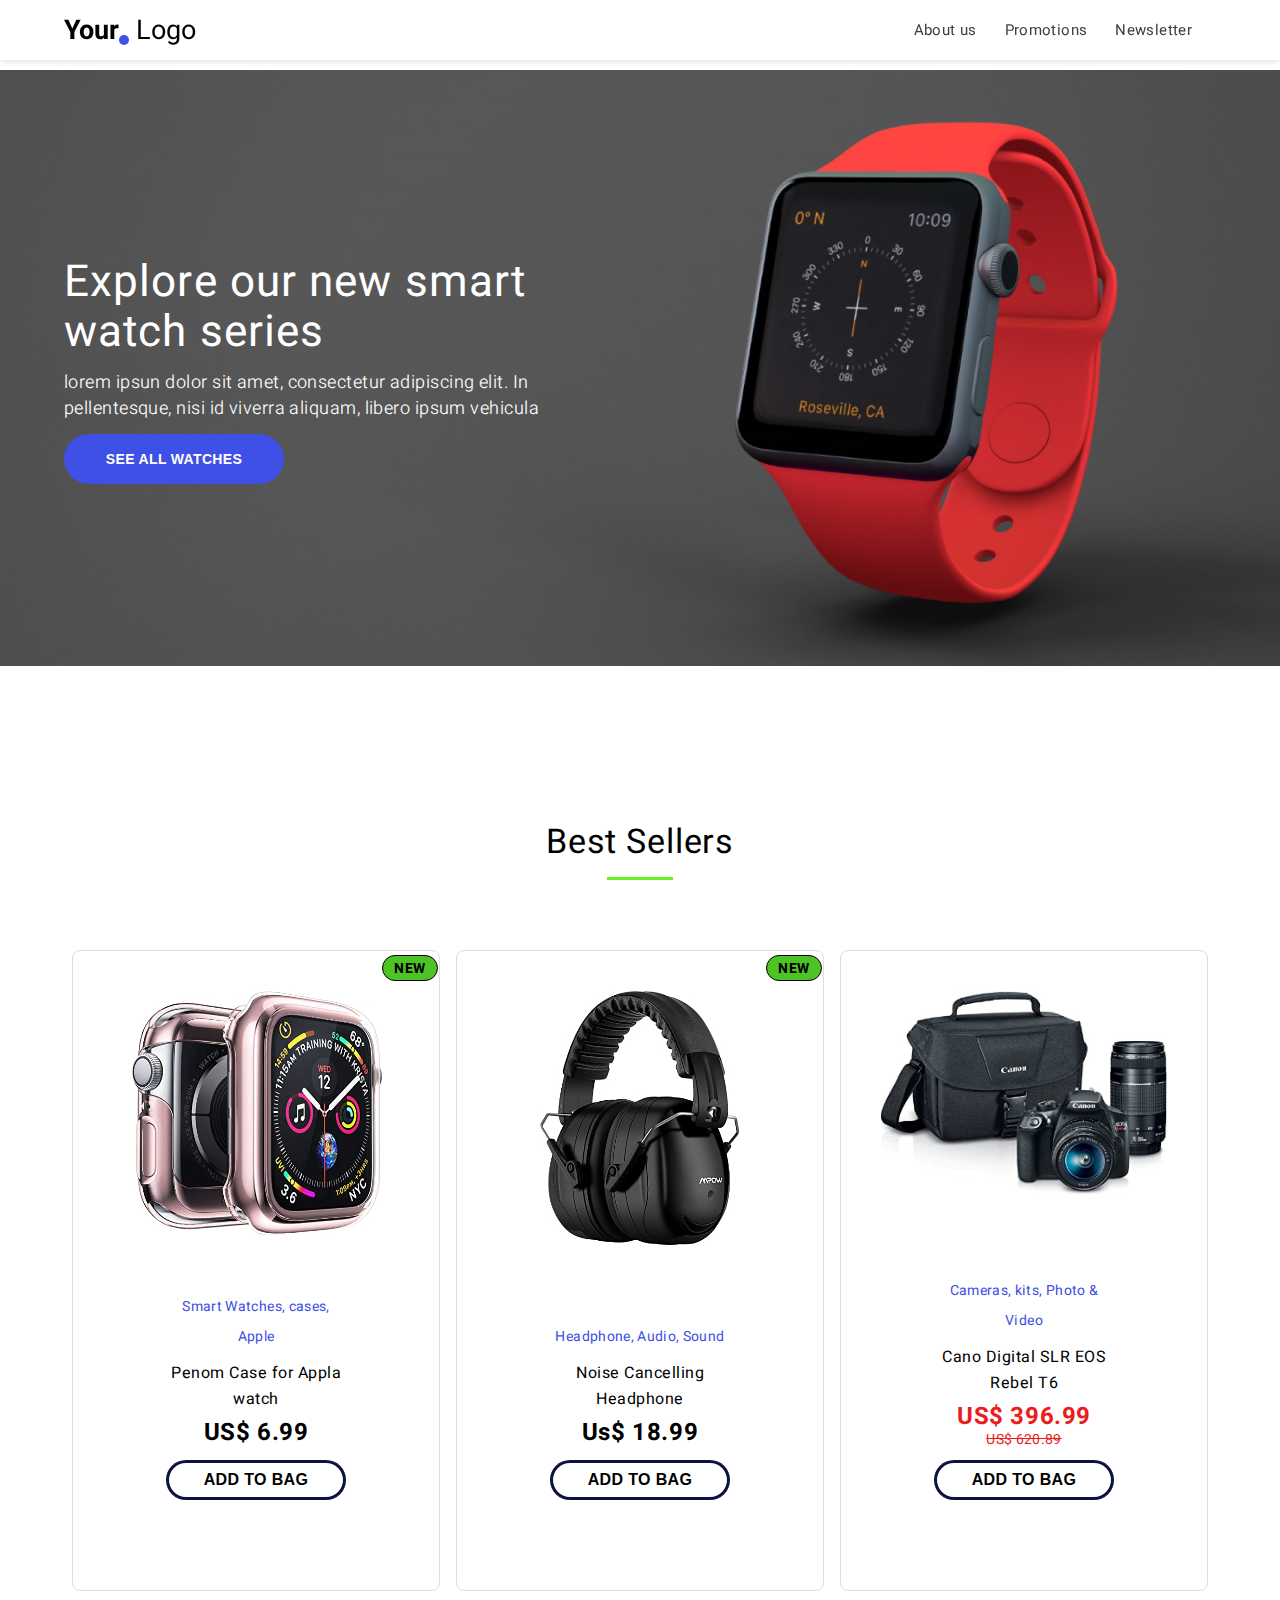
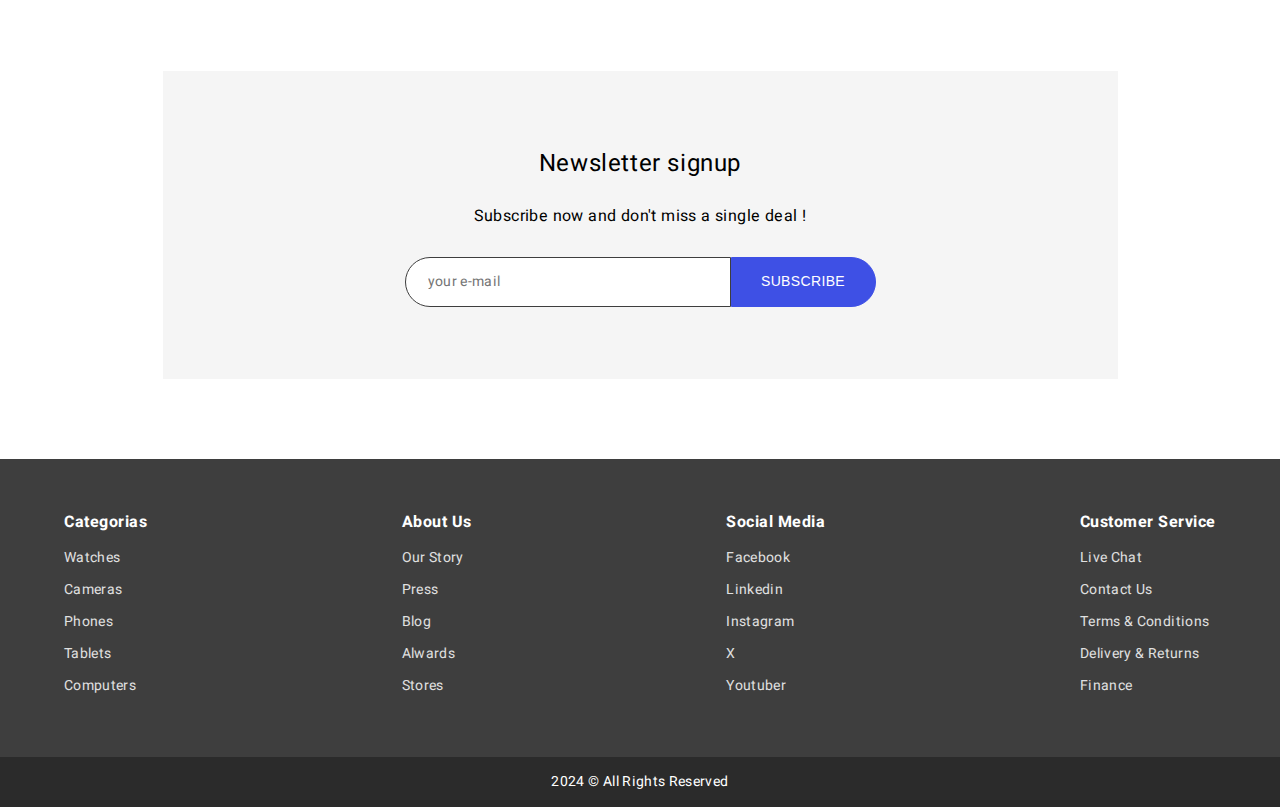
<file: index.html>
<!DOCTYPE html>
<html lang="en">
<head>
    <meta charset="UTF-8">
    <meta name="viewport" content="width=device-width, initial-scale=1.0">
    <title>Loja</title>

    <link rel="stylesheet" href="css/style.css">

    <link rel="preconnect" href="https://fonts.googleapis.com">
<link rel="preconnect" href="https://fonts.gstatic.com" crossorigin>
<link href="https://fonts.googleapis.com/css2?family=Heebo:wght@100..900&display=swap" rel="stylesheet">
</head>

<body>

    <header>
        <div class="container">
          <section class="logo">
            <strong>Your</strong><span class="blue-dot"></span> 
            <span>Logo</span>
          </section>
            <nav>
                <ul>
                
                  <li>
                     <a href="css/about.html">About us</a>
                  </li>
                  <li>
                     <a href="#">Promotions</a>
                  </li>
                  <li>
                     <a href="#">Newsletter</a>
                  </li>
                  <li class="menu-icon"><img src="Imagens/menu_icon.png" alt="menu icon"></li>
                </ul>
            </nav>
        </div>
    </header>

    <section class="hero">
      <picture>
        <source media="(max-width: 576px)" srcset="Imagens/Hero_Mobile.jpg">
        <source media="(max-width: 960px)" srcset="Imagens/Hero_Tablet.jpg">
        <source media="(max-width: 1440px)" srcset="Imagens/Hero_Desktop.jpg">
        
        <img src="Imagens/Hero_Large_Desktop.jpg" alt="hero image - smart">
      </picture>
        
        <div class="hero-content">
          <div class="container">

            <h1>Explore our new smart watch series </h1>
            <p>
              lorem ipsun dolor sit amet, consectetur adipiscing elit.
              In pellentesque, nisi id viverra aliquam, libero ipsum vehicula
            </p>
            <button>See all watches</button>
          </div>
        </div>
    </section>

    <section class="best-sellers">
      <h2>Best Sellers</h2>
      <hr>
      <div class="product-slider">
        <div class="container">
           <div class="product new">
               
                 <div class="product-picture">
                      <img src="Imagens/Watch_case.jpg" alt="product: Penom Case">
                 </div>
                   <div class="product-info">
                      <h5 class="categoria">Smart Watches, cases, Apple</h5>
                      <h4 class="title">Penom Case for Appla watch</h4>
                      <h3 class="price">
                        <span> US$ 6.99</span>
                       </h3>
                      <button>Add to Bag</button>
                   </div>
           </div>

           <div class="product new">
                <div class="product-picture">
                  <img src="Imagens/Headphone.jpg" alt="product: Noise Cancelling Headphone">
               </div>
               <div class="product-info">
                  <h5 class="categoria">Headphone, Audio, Sound</h5>
                  <h4 class="title">Noise Cancelling Headphone</h4>
                  <h3 class="price"> <span>Us$ 18.99</span></h3>
                  <button>Add to Bag</button>
              </div>
           </div>

                <div class="product ">
                  <div class="product-picture">
                    <img src="Imagens/Camera.jpg" alt="product: Cano Digital SLR EOS Rebel T6">
                   </div>
                     <div class="product-info">
                        <h5 class="categoria">Cameras, kits, Photo & Video</h5>
                        <h4 class="title">Cano Digital SLR EOS Rebel T6</h4>
                        <h3 class="price"><span class="discounted-price">US$ 396.99</span>
                          <span class="original-price">US$ 620.89</span>
                        </h3>
                         <button>Add to Bag</button>
                      </div>
                   </div>
                </div>
                </div>
                
       

        
      </div>

    </section>

    <section class="Newsletter">
      <h3>Newsletter signup</h3>
      <p>Subscribe now and don't miss a single deal !</p>
      <form>
         <input type="email" name="email" placeholder="your e-mail">
        <button type="submit">Subscribe</button>
      </form>
    </section>
    
  <footer>
    <div class="bottom-nav">
      <div class="container">
           <ul> 
                 <li class="list-title"> Categorias</li>
                 <li><a href="#">Watches</a></li>
                 <li><a href="#">Cameras</a></li>
                 <li><a href="#">Phones</a></li>
                 <li><a href="#">Tablets</a></li>
                 <li><a href="#">Computers</a></li>
                
            </ul>

            <ul> 
              <li class="list-title"> About Us</li>
              <li><a href="#">Our Story</a></li>
              <li><a href="#">Press</a></li>
              <li><a href="#">Blog</a></li>
              <li><a href="#">Alwards</a></li>
              <li><a href="#">Stores</a></li>
             
         </ul>

         <ul> 
          <li class="list-title">Social Media</li>
          <li><a href="#">Facebook</a></li>
          <li><a href="#">Linkedin</a></li>
          <li><a href="#">Instagram</a></li>
          <li><a href="#">X</a></li>
          <li><a href="#">Youtuber</a></li>
         
        </ul>

        <ul> 
          <li class="list-title"> Customer Service</li>
          <li><a href="#">Live Chat</a></li>
          <li><a href="#">Contact Us</a></li>
          <li><a href="#">Terms & Conditions</a></li>
          <li><a href="#">Delivery & Returns</a></li>
          <li><a href="#">Finance</a></li>
         
        </ul>
      </div>
    </div>
    <div class="copyright-text">
      2024 &copy; All Rights Reserved
    </div>
    
  </footer>

    
</body>
</html>
</file>
<file: css/style.css>
body{
    margin: 0;
    font-family: "Heebo", sans-serif;
    padding-top: 80px;


}

.container {
    max-width: 1440px;
    max-width: 90%;
    margin: auto;
    padding:0 16px ;

}



ul{
    margin: 0;
    padding: 0;

}
header{
    background-color: #fff;
    box-shadow: 0 1px 6px 0 rgba(0,0,0,0.15);
    height: 70px;
    position: fixed;
    top: 0;
    left: 0;
    width: 100%;
    z-index: 1;
    
}

header .container {
    display: flex;
    align-items: center;
    justify-content: space-between;
    height: 100%;



}
 header .logo {
    display: inline-block;
    font-size: 27px;

}
header .logo .blue-dot {
    background-color: #3e50e5;
    width: 10px;
    height: 10px;
    display: inline-block;
    vertical-align: sub;
    border-radius: 6px;

}


header nav {
    display: inline-block;
    
}

header nav ul li {
    display: inline-block;    
}
header nav ul li.menu-icon{
    display: none;
}
header nav ul li.menu-icon img {
    vertical-align: middle;
    width: 20px;
    height: auto;
}
header nav ul li a {
    color: #3e3e3e;
    font-size: 15px;
    letter-spacing: 0.37px;
    margin-right: 24px;
    text-decoration: none;

}

header nav ul li a:hover{
    color: #3e50e5;


}

header nav ul li:last-of-type a {
    margin-right: 0;
}
section.hero{
    position: relative;
    
    
}
section.hero img {
    
    width: 100%;
    height: auto;
    
}

.hero-content{
    position: absolute;
    top: 0;
    left: 0;
    width: 100%;
    height: 100%;
    z-index: 0;
    
} 

.hero-content .container {
    display: flex;
    flex-direction: column;
    justify-content: center;
    height: 100%;
    
}

.hero-content h1 {
    max-width: 495px;
    color: #fff;
    font-size: 50px;
    letter-spacing: 1.25px;
    line-height: 56px;
    margin-bottom: 16px;
    margin-top: 0;
    font-weight: normal;

}
.hero-content p {

    max-width: 518px;
    color: #fff;
    font-weight: 300;
    font-size: 20px;
    letter-spacing: 0.5px;
    line-height: 28px;
    margin-bottom: 21px;
    margin-top: 0;
}

.hero-content button {
   height: 50px;
   width: 220px;
   max-width: 100%;
   border-radius: 92px;
   background-color: #3e50e5;
   color: #fff;
   font-size: 16px;
   font-weight: 700;
   letter-spacing: 0.4px;
   line-height: 24px;
   text-align: center;
   border: none; 
   text-transform: uppercase;
   cursor: pointer;

}

.hero-content button:hover{
    background-color:#fff ;
    color: #3e50e5;
    border: 1px solid #3e50e5;


}
section.best-sellers h2{
    padding-top: 80px;

}

section.best-sellers h2{
    text-align: center;
    font-size: 34px;
    letter-spacing: 0.85px;
    line-height: 42px;
    font-weight: normal;
    margin: 0 0 14px 0;

}


section.best-sellers hr{
    border: none;
    border-top: solid #67F11D;
    width: 66px;

}

section.best-sellers .product-slider {
    margin-top: 76px;
  

}

section.best-sellers .container {
    display: flex;
    justify-content: space-around;
    padding: 0 8px;

    
}

section.best-sellers .product-slider .product{
    border-radius: 8px;
    border: 1px solid #ddd;
    width: 33%;
    text-align: center;
    margin: 0 8px;
    padding: 40px;
    position: relative;
    display: flex;
    flex-direction: column;
    justify-content: space-between;
    cursor: pointer;

}



section.best-sellers .product-slider .product img{
   max-width: 100%;

}

section.best-sellers .product-slider .product.new::before{
    content: " New ";
    background-color: rgb(77, 195, 37);
    position: absolute;
    top: 4px;
    right: 1px;
    border-radius: 40px;
    font-size: 14px;
    font-weight: 700;
    letter-spacing: 0.35px;
    line-height: 21px;
    text-align: center;
    padding: 2px;
    height: 20px;
    width: 50px;
    text-transform: uppercase;
    border:  1.5px solid black;




     

}
section.best-sellers .product-slider .product .product-info{
    margin: 50px;

}
section.best-sellers .product-slider .product .product-info .categoria{
    color: #3e50e5;
    font-weight: normal;
    font-size: 14px;
    letter-spacing: 0.35px;
    line-height: 30px;
    margin-bottom: 8px;
    margin-top: 0;

}

section.best-sellers .product-slider .product .product-info .title{
    font-size: 20px;
    letter-spacing: 0.5px;
    line-height: 26px;
    margin-bottom: 6px; 
    font-weight: normal;
    margin-top: 0; 
    
}
section.best-sellers .product-slider .product .product-info .price{
    font-size: 28px;
    font-weight: bold;
    letter-spacing: 0.7px;
    line-height: 30px;
    margin-bottom: 16px;
    margin-top: 0;
    
}

section.best-sellers .product-slider .product .product-info .price .discounted-price{
    color: #ec1c1c;
   
}
section.best-sellers .product-slider .product .product-info .price .original-price{
    color: #ec1c1c;
    font-weight: normal;
    font-size: 16px;
    letter-spacing: 0.4px;
    line-height: 30px;
    text-decoration: line-through;

}






section.best-sellers .product-slider .product button {
    height: 50px;
    width: 219.5px;
    background-color: white;
    border-radius: 220px;
    text-transform: uppercase;
    font-size: 16px;
    font-weight: 700;
    letter-spacing: 0.4px;
    border: 3px solid #060b41fa;
}

section.best-sellers .product-slider .product:hover .product-info button{
    background-color: #3e50e5;
    color: white;
    border: 1px solid #3e50e5;



}

section.Newsletter {
    background-color:rgba(200,200,200,0.18);
    max-width: 955px;
    text-align: center;
    padding: 72px 0;
    margin: 80px auto;

    
}

section.Newsletter h3 {
    font-size: 24px;
    letter-spacing: 0.6px;
    line-height: 42px;
    font-weight: normal;
    margin-top: 0;
    margin-bottom: 10px;

}

section.Newsletter p {
    font-size: 16px;
    letter-spacing: 0.4px;
    line-height: 42px;
    margin-top: 0;
    margin-bottom: 20px;


}

section.Newsletter form {
    display: flex;
    justify-content: center;

}

section.Newsletter form input {
   height: 50px;
   width: 326px;
   max-width: 80%;
   border-radius: 60px 0 0 60px;
   box-sizing: border-box;
   border: 1px solid #3e3e3e;
   color: #3e3e3e;
   font-family: heebo;
   font-size: 14px;
   letter-spacing: 0.35px;
   line-height: 21px;
   padding: 22px;

   
}
section.Newsletter form button {
    height: 50px;
    width: 145px;
    max-width: 20%;
    border-radius: 0 60px 60px 0;
    box-sizing: border-box;
    background-color: #3e50e5;
    border: 1px solid #3e50e5;
    color: #fff;
    font-size: 14px;
    letter-spacing: 0.35px;
    line-height: 21px;
    text-transform: uppercase; 
    cursor: pointer;
}

section.Newsletter form button:hover{
    background-color: white;
    border: 1px solid #3e50e5;
    color: #3e50e5;

}



footer .bottom-nav {
    padding: 60px 0;
    background-color: #3e3e3e;
}

footer .copyright-text {
    color: white;
    background-color: #2b2b2b;
    height: 60px;
    display: flex;
    align-items: center;
    justify-content: center;
    font-size: 16px;
    letter-spacing: 0.5px;
    line-height: 22px;


}

footer .bottom-nav .container {

    max-width: 955px;
    display: flex;
    justify-content: space-between;


}

footer .bottom-nav ul{
    list-style: none;
}

footer .bottom-nav ul li a{
    color: #e0e0e0;
    font-size: 16px;
    letter-spacing: 0.4px;
    line-height: 22px;
    margin-top: 0;
    margin-bottom: 10px;
    text-decoration: none;
    display: block;
    


}
footer .bottom-nav ul li a:hover {
    color: #3e50e5;
}

footer .bottom-nav ul li.list-title{
    font-size: 20px;
    font-weight: 700;
    letter-spacing: 0.5px;
    line-height: 26px;
    margin-top: 0;
    margin-bottom: 20px;
    color: #fff;
    list-style: none;

}


 /*   ***************************************
 ********** CSS Media ***********/
/* Star of Design for small Desktops */
@media screen  and (max-width: 1440px){
    .container {
        width: 1180px;
        max-width: 90%;
        
    }
    body{
       padding-top: 70px;
    }

    header{
        
        height: 60px; 
    }

    .hero-content h1 {
        font-size: 44px;
        letter-spacing: 1.1px;
        line-height: 50px;
        margin-bottom: 12px;

    
    }
    .hero-content p {
        font-size: 18px;
        letter-spacing: 0.45px;
        line-height: 26px;
        margin-bottom: 12px;
 
    }
    
    .hero-content button {
       font-size: 14px;
       letter-spacing: 0.35px;
       line-height: 21px;
    
    }

    section.best-sellers {
        padding-top: 70px;
    }
    section.best-sellers h2{
        line-height: 38px;
        margin: 0 0 16px 0;
    }
    section.best-sellers .product-slider {
        margin-top: 70px;
    }
    
    
    section.best-sellers .product-slider .product .product-info .categories {
        font-size: 12px;
        letter-spacing: 0.3px;
        line-height: 30px;

    }
    
    section.best-sellers .product-slider .product .product-info .title {
        font-size: 16px;
        letter-spacing: 0.5px;
        line-height: 26px;
        
    }
    
    section.best-sellers .product-slider .product .product-info .price {
        font-size: 24px;
        font-weight: 700;
        letter-spacing: 0.6px;
        margin-bottom: 12px;
    }
    
    section.best-sellers .product-slider .product .product-info .price .original-price {
        font-size: 14px;
        letter-spacing: 0.35px;
        line-height: 30px;
        display: block;
        line-height: 16px;
    }
    
    section.best-sellers .product-slider .product .product-info button {
        height: 40px;
        width: 180px;
        letter-spacing: 0.35px;
        line-height: 21px;
    }

    section.newsletter {
        width: 881px;
        max-width: 100%;
        padding: 50px 0;
        margin: 70px auto;
    }
    
    section.newsletter h3 {
        font-size: 22px;
        letter-spacing: 0.55px;
        line-height: 42px;
    }
    
    section.newsletter p {
        font-size: 14px;
        letter-spacing: 0.35px;
        line-height: 42px;
        margin-bottom: 15px;
    }
    
    section.newsletter form input {
        font-size: 12px;
        letter-spacing: 0.3px;
        line-height: 18px;
    }
    
    section.newsletter form button {
        font-size: 12px;
        letter-spacing: 0.3px;
        line-height: 18px;
    }

    footer .bottom-nav {
        padding: 50px 0;
    }
    
    footer .bottom-nav .container {
        max-width: 90%;
    }
    
    footer .bottom-nav ul li a {
        font-size: 14px;
        letter-spacing: 0.35px;
        line-height: 22px;
    }
    
    footer .bottom-nav ul li.list-title {
        font-size: 16px;
        letter-spacing: 0.5px;
        line-height: 26px;
        margin-bottom: 12px;
    }
    
    footer .copyright-text {
        height: 50px;
        font-size: 14px;
        letter-spacing: 0.35px;
        line-height: 22px;
        text-align: center;
    }


}

/* Star of Design for  Tablets */
@media screen and (max-width: 960px){
    .container{
        max-width: 92%;

    }

    header .logo {
        font-size: 22px;
    
    }

    header nav ul li {
        display: none;
    }
    header nav ul li.menu-icon  {
        display: inline-block;
        
    }

    .hero-content h1 {
        font-size: 40px;
        letter-spacing: 1px;
        line-height: 56px;


    
    }
    .hero-content p {
        font-size: 16px;
        letter-spacing: 0.4px;
        line-height: 24px;
 
    }
    
    .hero-content button {
       font-size: 14px;
       letter-spacing: 0.35px;
       line-height: 21px;
       width: 196px;
    
    }

    section.best-sellers {
        padding-top: 50px;
    }
    
    section.best-sellers h2 {
        font-size: 28px;
        letter-spacing: 0.7px;
        line-height: 38px;
        margin: 0 0 12px 0;
    }

    section.best-sellers .product-slider {
        margin-top: 48px;
    }

    section.best-sellers .container {
       flex-wrap: wrap;
       justify-content: center; 
    }
    
    section.best-sellers .product-slider .product {
        min-width: 220px;
        margin: 17px 8px;
    }

    section.best-sellers .product-slider .product .product-info .categories {
        font-size: 12px;
        letter-spacing: 0.3px;
        line-height: 30px;
        margin-bottom: 5px;
    }
    
    section.best-sellers .product-slider .product .product-info .title {
        font-size: 13px;
        letter-spacing: 0.5px;
        line-height: 18px;
        margin-bottom: 8px;
    }
    
    section.best-sellers .product-slider .product .product-info .price {
        font-size: 16px;
        letter-spacing: 0.4px;
        line-height: 30px;
    }
    
    section.best-sellers .product-slider .product .product-info .price .original-price {
        font-size: 9px;
        letter-spacing: 0.23px;
        line-height: 30px;
        display: block;
        line-height: 14px;
    }
    
    section.best-sellers .product-slider .product .product-info button {
        height: 36px;
        width: 193px;
        font-size: 12px;
        letter-spacing: 0.3px;
        line-height: 18px;
    }

    section.best-sellers .product-slider .product.new::before {
        font-size: 11px;
        font-weight: 700;
        letter-spacing: 0.27px;
        padding: 0px 12px;
    }

    section.newsletter {
        width: 100%;
        max-width: 100%;
        padding: 50px 0;
        margin: 50px auto;
    }
    
    section.newsletter h3 {
        font-size: 22px;
        letter-spacing: 0.55px;
        line-height: 42px;
    }
    
    section.newsletter p {
        font-size: 14px;
        letter-spacing: 0.35px;
        line-height: 42px;
    }

    footer .bottom-nav {
        padding: 50px 0;
    }
    
    footer .bottom-nav .container {
        max-width: 90%;
    }
    


    
}

/* Star of Design for Mobile phones */
@media screen and (max-width: 576px) {
    header .logo {
        font-size: 16px;
    
    }
    header .logo .blue-dot {
        width: 7px;
        height: 10px;
    }

    .hero-content {
        position: static;
    }

    .hero-content h1 {
        color: #000;
        font-size: 32px;
        letter-spacing: 0.8px;
        line-height: 38px;
        text-align: center;
        margin-bottom: 32px;
        margin-top: 27px;


    
    }
    .hero-content p {
        display: none;
 
    }
    
    .hero-content button {
       font-size: 14px;
       letter-spacing: 0.35px;
       line-height: 21px;
       width: 196px;
       margin: auto;
    
    }
    
    section.best-sellers {
        padding-top: 64px;
    }
    
    section.best-sellers .product-slider .product {
        width: 82%;
        max-width: 360px;
    }
    
    section.best-sellers h2 {
        font-size: 30px;
        letter-spacing: 0.6px;
        line-height: 38px;
        margin: 0 0 14px 0;
    }

    section.best-sellers hr {
        border-top: 4px solid #67F11D;
        width: 40px;
    }

    section.best-sellers .product-slider {
        margin-top: 42px;
    }
    
    section.best-sellers .product-slider .product .product-info .categories {
        margin-bottom: 7px;
    }
    
    section.best-sellers .product-slider .product .product-info .title {
        font-size: 14px;
        letter-spacing: 0.54px;
        line-height: 18px;
    }
    
    section.best-sellers .product-slider .product .product-info .price {
        font-size: 20px;
        font-weight: 700;
        letter-spacing: 0.5px;
    }
    
    section.best-sellers .product-slider .product .product-info .price .original-price {
        font-size: 11px;
        letter-spacing: 0.28px;
        line-height: 20px;
    }
    
    section.best-sellers .product-slider .product .product-info button {
        height: 36px;
        width: 146px;
        font-size: 12px;
        letter-spacing: 0.3px;
        line-height: 18px;
    }

    section.newsletter {
        padding: 44px 0;
        margin: 60px auto;
    }

    section.Newsletter form input {
        
        max-width: 65%;
       
     
        
     }
     section.Newsletter form button {
         
         max-width: 25%;
        
     }

    
    footer .bottom-nav .container {
        flex-direction: column;
        align-items: center;
    }

    footer .bottom-nav ul{
        text-align: center;
        margin-bottom: 32px;
    }

    footer .bottom-nav ul:last-of-type{
        margin-bottom: 0;
    }

    
}
</file>
